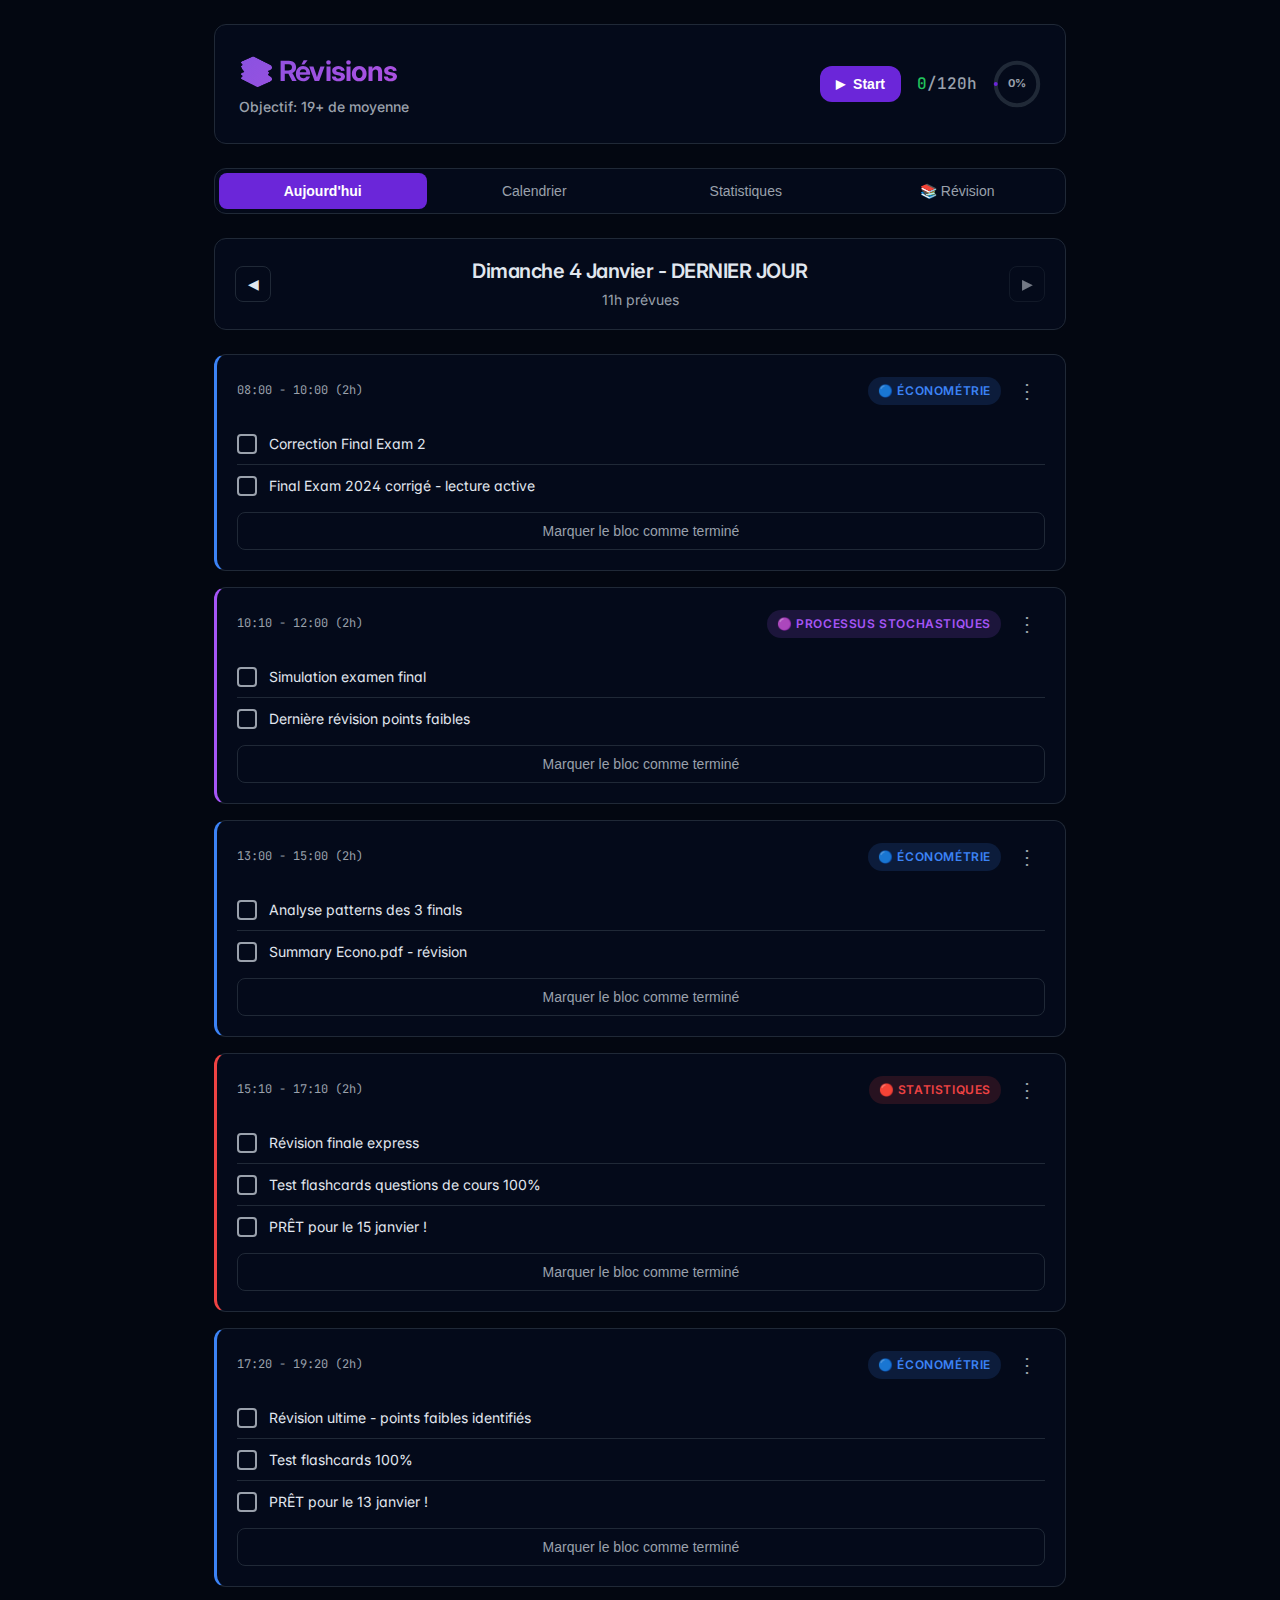
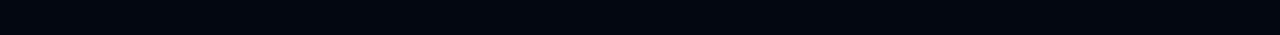
<file: webapp/index.html>
<!DOCTYPE html>
<html lang="fr">

<head>
    <meta charset="UTF-8">
    <meta name="viewport" content="width=device-width, initial-scale=1.0">
    <title>📚 Révisions Partiels - Companion</title>
    <link rel="stylesheet" href="styles.css">
    <link rel="preconnect" href="https://fonts.googleapis.com">
    <link rel="preconnect" href="https://fonts.gstatic.com" crossorigin>
    <link rel="icon"
        href="data:image/svg+xml,<svg xmlns='http://www.w3.org/2000/svg' viewBox='0 0 100 100'><text y='.9em' font-size='90'>📚</text></svg>">
    <link
        href="https://fonts.googleapis.com/css2?family=Inter:wght@400;500;600;700&family=JetBrains+Mono:wght@400;500&display=swap"
        rel="stylesheet">
</head>

<body>
    <div class="app-container">
        <!-- Header -->
        <header class="header">
            <div class="header-left">
                <h1>📚 Révisions</h1>
                <span class="subtitle">Objectif: 19+ de moyenne</span>
            </div>
            <div class="header-right">
                <button id="start-focus-btn" class="header-start-btn">
                    <span class="start-icon">▶</span>
                    <span>Start</span>
                </button>
                <div class="stats-mini">
                    <span id="hours-done">0</span>/<span id="hours-total">120</span>h
                </div>
                <div class="progress-ring">
                    <svg viewBox="0 0 36 36">
                        <path class="progress-ring-bg"
                            d="M18 2.0845 a 15.9155 15.9155 0 0 1 0 31.831 a 15.9155 15.9155 0 0 1 0 -31.831" />
                        <path id="progress-ring-fill" class="progress-ring-fill" stroke-dasharray="0, 100"
                            d="M18 2.0845 a 15.9155 15.9155 0 0 1 0 31.831 a 15.9155 15.9155 0 0 1 0 -31.831" />
                    </svg>
                    <span id="progress-percent">0%</span>
                </div>
            </div>
        </header>

        <!-- Navigation -->
        <nav class="nav-tabs">
            <button class="nav-tab active" data-view="today">Aujourd'hui</button>
            <button class="nav-tab" data-view="calendar">Calendrier</button>
            <button class="nav-tab" data-view="stats">Statistiques</button>
            <button class="nav-tab" data-view="revision">📚 Révision</button>
        </nav>

        <!-- Main Content -->
        <main class="main-content">
            <!-- Today View -->
            <section id="today-view" class="view active">
                <div class="day-header">
                    <button id="prev-day" class="day-nav">◀</button>
                    <div class="day-info">
                        <h2 id="current-day-name">Samedi 20 Décembre</h2>
                        <span id="current-day-hours" class="day-hours">8h prévues</span>
                    </div>
                    <button id="next-day" class="day-nav">▶</button>
                </div>

                <div id="blocks-container" class="blocks-container">
                    <!-- Blocks will be generated by JS -->
                </div>

                <!-- Live Focus Panel -->
                <div id="live-focus-panel" class="live-focus-panel hidden">
                    <div class="live-focus-header">
                        <div class="live-focus-status">
                            <span class="pulse-dot"></span>
                            <span>EN COURS</span>
                        </div>
                        <button id="stop-focus" class="stop-focus-btn">⏹ Arrêter</button>
                    </div>
                    <div class="live-focus-content">
                        <div class="live-focus-subject" id="focus-subject">🔵 Économétrie</div>
                        <div class="live-focus-time" id="focus-time">08:00 - 10:00</div>
                        <div class="live-focus-reminders">
                            <span class="reminder exam-reminder" id="focus-exam-days">J-24</span>
                            <span class="reminder block-reminder" id="focus-block-count">Bloc 1/15</span>
                        </div>
                        <div class="live-progress-container">
                            <div class="live-progress-bar" id="live-progress-bar"></div>
                            <span class="live-progress-time" id="live-progress-time">0:00 / 2:00:00</span>
                        </div>
                    </div>
                    <div class="live-focus-tasks" id="focus-tasks">
                        <!-- Tasks will be inserted here -->
                    </div>
                </div>
            </section>

            <!-- Calendar View -->
            <section id="calendar-view" class="view">
                <div class="calendar-grid" id="calendar-grid">
                    <!-- Calendar will be generated by JS -->
                </div>
            </section>

            <!-- Stats View -->
            <section id="stats-view" class="view">
                <!-- Subject Detail Panel (hidden by default) -->
                <div id="subject-detail" class="subject-detail hidden">
                    <button id="back-to-stats" class="back-btn">← Retour</button>
                    <div class="subject-detail-header">
                        <span id="detail-icon" class="detail-icon"></span>
                        <h2 id="detail-title"></h2>
                    </div>
                    <div id="subject-blocks" class="subject-blocks">
                        <!-- Blocks will be inserted here -->
                    </div>
                </div>

                <!-- Stats Grid -->
                <div id="stats-grid" class="stats-grid">
                    <div class="stat-card stats-blue" data-subject="econ">
                        <div class="stat-icon">🔵</div>
                        <div class="stat-info">
                            <h3>Économétrie</h3>
                            <div class="stat-progress">
                                <div class="stat-bar" id="bar-econ" style="width: 0%"></div>
                            </div>
                            <span id="hours-econ">0/30h</span>
                        </div>
                    </div>
                    <div class="stat-card stats-purple" data-subject="proc">
                        <div class="stat-icon">🟣</div>
                        <div class="stat-info">
                            <h3>Processus Stochastiques</h3>
                            <div class="stat-progress">
                                <div class="stat-bar" id="bar-proc" style="width: 0%"></div>
                            </div>
                            <span id="hours-proc">0/28h</span>
                        </div>
                    </div>
                    <div class="stat-card stats-green" data-subject="macro">
                        <div class="stat-icon">🟢</div>
                        <div class="stat-info">
                            <h3>Macroéconomie</h3>
                            <div class="stat-progress">
                                <div class="stat-bar" id="bar-macro" style="width: 0%"></div>
                            </div>
                            <span id="hours-macro">0/24h</span>
                        </div>
                    </div>
                    <div class="stat-card stats-yellow" data-subject="micro">
                        <div class="stat-icon">🟡</div>
                        <div class="stat-info">
                            <h3>Microéconomie</h3>
                            <div class="stat-progress">
                                <div class="stat-bar" id="bar-micro" style="width: 0%"></div>
                            </div>
                            <span id="hours-micro">0/22h</span>
                        </div>
                    </div>
                    <div class="stat-card stats-red" data-subject="stats">
                        <div class="stat-icon">🔴</div>
                        <div class="stat-info">
                            <h3>Statistiques</h3>
                            <div class="stat-progress">
                                <div class="stat-bar" id="bar-stats" style="width: 0%"></div>
                            </div>
                            <span id="hours-stats">0/16h</span>
                        </div>
                    </div>
                </div>

                <div class="milestones">
                    <h3>🎯 Jalons</h3>
                    <div id="milestones-list" class="milestones-list">
                        <!-- Generated by JS -->
                    </div>
                </div>
            </section>

            <!-- Revision View -->
            <section id="revision-view" class="view">
                <!-- Content generated by revision-ui.js -->
            </section>
        </main>

        <!-- Catchup Modal -->
        <div id="catchup-modal" class="modal hidden">
            <div class="modal-content">
                <h3>🌙 Mode Rattrapage</h3>
                <p>Tu as du retard aujourd'hui. Utiliser le créneau 21h30-23h00 ?</p>
                <div class="modal-actions">
                    <button id="catchup-yes" class="btn primary">Oui, rattraper</button>
                    <button id="catchup-no" class="btn secondary">Non, reporter</button>
                </div>
            </div>
        </div>
    </div>

    <script src="planning-data.js"></script>
    <script src="supabase-sync.js"></script>
    <script src="revision-cards.js"></script>
    <script src="revision-ui.js"></script>
    <script src="app.js"></script>
</body>

</html>
</file>
<file: webapp/styles.css>
/* === CSS Variables & Theme (Shadcn-inspired) === */
:root {
    /* Background colors */
    --background: hsl(224, 71%, 4%);
    --card: hsl(224, 71%, 6%);
    --card-foreground: hsl(213, 31%, 91%);
    --popover: hsl(224, 71%, 6%);
    --popover-foreground: hsl(213, 31%, 91%);

    /* Primary colors */
    --primary: hsl(263, 70%, 50%);
    --primary-foreground: hsl(210, 40%, 98%);

    /* Secondary colors */
    --secondary: hsl(215, 27%, 17%);
    --secondary-foreground: hsl(210, 40%, 98%);

    /* Muted colors */
    --muted: hsl(215, 27%, 17%);
    --muted-foreground: hsl(217, 10%, 64%);

    /* Accent colors */
    --accent: hsl(215, 27%, 17%);
    --accent-foreground: hsl(210, 40%, 98%);

    /* Destructive */
    --destructive: hsl(0, 62%, 50%);
    --destructive-foreground: hsl(210, 40%, 98%);

    /* Border & Ring */
    --border: hsl(215, 27%, 17%);
    --ring: hsl(263, 70%, 50%);

    /* Subject colors */
    --subject-econ: hsl(217, 91%, 60%);
    --subject-proc: hsl(270, 91%, 65%);
    --subject-macro: hsl(142, 71%, 45%);
    --subject-micro: hsl(48, 96%, 53%);
    --subject-stats: hsl(0, 84%, 60%);

    /* Radius */
    --radius: 0.75rem;

    /* Fonts */
    --font-sans: 'Inter', -apple-system, BlinkMacSystemFont, 'Segoe UI', sans-serif;
    --font-mono: 'JetBrains Mono', 'SF Mono', 'Fira Code', monospace;
}

/* === Reset & Base === */
* {
    margin: 0;
    padding: 0;
    box-sizing: border-box;
}

body {
    font-family: var(--font-sans);
    background: var(--background);
    color: var(--card-foreground);
    min-height: 100vh;
    line-height: 1.6;
    -webkit-font-smoothing: antialiased;
    -moz-osx-font-smoothing: grayscale;
    font-feature-settings: "cv02", "cv03", "cv04", "cv11";
}

/* === App Container === */
.app-container {
    max-width: 900px;
    margin: 0 auto;
    padding: 24px;
    min-height: 100vh;
}

/* === Header (Card style) === */
.header {
    display: flex;
    justify-content: space-between;
    align-items: center;
    padding: 24px;
    background: var(--card);
    border: 1px solid var(--border);
    border-radius: var(--radius);
    margin-bottom: 24px;
}

.header h1 {
    font-size: 1.75rem;
    font-weight: 700;
    letter-spacing: -0.025em;
    background: linear-gradient(135deg, hsl(263, 70%, 60%) 0%, hsl(280, 70%, 60%) 100%);
    -webkit-background-clip: text;
    -webkit-text-fill-color: transparent;
    background-clip: text;
}

.subtitle {
    color: var(--muted-foreground);
    font-size: 0.875rem;
    font-weight: 500;
    margin-top: 2px;
}

.header-right {
    display: flex;
    align-items: center;
    gap: 16px;
}

.header-start-btn {
    display: flex;
    align-items: center;
    gap: 8px;
    padding: 10px 16px;
    background: var(--primary);
    border: none;
    border-radius: var(--radius);
    color: white;
    font-size: 0.875rem;
    font-weight: 600;
    cursor: pointer;
    transition: all 0.2s ease;
}

.header-start-btn:hover {
    background: hsl(263, 70%, 55%);
    transform: translateY(-1px);
}

.header-start-btn.active {
    background: hsl(0, 62%, 50%);
}

.header-start-btn .start-icon {
    font-size: 0.75rem;
}

.stats-mini {
    font-family: var(--font-mono);
    font-size: 1rem;
    font-weight: 500;
    color: var(--muted-foreground);
}

.stats-mini span:first-child {
    color: hsl(142, 71%, 45%);
}

.progress-ring {
    position: relative;
    width: 48px;
    height: 48px;
}

.progress-ring svg {
    transform: rotate(-90deg);
    width: 100%;
    height: 100%;
}

.progress-ring-bg {
    fill: none;
    stroke: var(--secondary);
    stroke-width: 3;
}

.progress-ring-fill {
    fill: none;
    stroke: var(--primary);
    stroke-width: 3;
    stroke-linecap: round;
    transition: stroke-dasharray 0.5s ease;
}

.progress-ring span {
    position: absolute;
    top: 50%;
    left: 50%;
    transform: translate(-50%, -50%);
    font-size: 0.6875rem;
    font-weight: 700;
    color: var(--muted-foreground);
}

/* === Navigation (Tabs) === */
.nav-tabs {
    display: flex;
    gap: 4px;
    margin-bottom: 24px;
    background: var(--card);
    padding: 4px;
    border-radius: var(--radius);
    border: 1px solid var(--border);
}

.nav-tab {
    flex: 1;
    padding: 10px 16px;
    border: none;
    background: transparent;
    color: var(--muted-foreground);
    font-size: 0.875rem;
    font-weight: 500;
    border-radius: calc(var(--radius) - 4px);
    cursor: pointer;
    transition: all 0.15s ease;
}

.nav-tab:hover {
    background: var(--secondary);
    color: var(--card-foreground);
}

.nav-tab.active {
    background: var(--primary);
    color: white;
    font-weight: 600;
}

/* === Views === */
.view {
    display: none;
}

.view.active {
    display: block;
    animation: fadeIn 0.2s ease;
}

@keyframes fadeIn {
    from {
        opacity: 0;
        transform: translateY(8px);
    }

    to {
        opacity: 1;
        transform: translateY(0);
    }
}

/* === Day Header === */
.day-header {
    display: flex;
    align-items: center;
    justify-content: space-between;
    margin-bottom: 24px;
    padding: 16px 20px;
    background: var(--card);
    border: 1px solid var(--border);
    border-radius: var(--radius);
}

.day-nav {
    width: 36px;
    height: 36px;
    border: 1px solid var(--border);
    background: transparent;
    color: var(--card-foreground);
    border-radius: calc(var(--radius) - 4px);
    cursor: pointer;
    font-size: 0.875rem;
    transition: all 0.15s ease;
    display: flex;
    align-items: center;
    justify-content: center;
}

.day-nav:hover:not(:disabled) {
    background: var(--secondary);
    border-color: var(--muted-foreground);
}

.day-nav:disabled {
    opacity: 0.5;
    cursor: not-allowed;
}

.day-info {
    text-align: center;
}

.day-info h2 {
    font-size: 1.25rem;
    font-weight: 600;
    letter-spacing: -0.025em;
}

.day-hours {
    color: var(--muted-foreground);
    font-size: 0.875rem;
}

/* === Block Cards === */
.blocks-container {
    display: flex;
    flex-direction: column;
    gap: 16px;
    margin-bottom: 24px;
}

.block-card {
    background: var(--card);
    border: 1px solid var(--border);
    border-radius: var(--radius);
    padding: 20px;
    border-left: 3px solid var(--subject-econ);
    transition: all 0.2s ease;
    position: relative;
    overflow: hidden;
}

.block-card:hover {
    border-color: var(--muted-foreground);
}

.block-card.econ {
    border-left-color: var(--subject-econ);
}

.block-card.proc {
    border-left-color: var(--subject-proc);
}

.block-card.macro {
    border-left-color: var(--subject-macro);
}

.block-card.micro {
    border-left-color: var(--subject-micro);
}

.block-card.stats {
    border-left-color: var(--subject-stats);
}

.block-card.completed {
    opacity: 0.5;
}

.block-card.completed::after {
    content: '✓';
    position: absolute;
    top: 16px;
    right: 16px;
    font-size: 1.25rem;
    color: hsl(142, 71%, 45%);
}

.block-header {
    display: flex;
    justify-content: space-between;
    align-items: center;
    margin-bottom: 16px;
}

.block-header-right {
    display: flex;
    align-items: center;
    gap: 8px;
}

.block-menu {
    position: relative;
}

.block-menu-btn {
    background: transparent;
    border: none;
    color: var(--muted-foreground);
    font-size: 1.25rem;
    cursor: pointer;
    padding: 4px 8px;
    border-radius: 4px;
    transition: all 0.15s ease;
}

.block-menu-btn:hover {
    background: var(--secondary);
    color: var(--card-foreground);
}

.block-menu-dropdown {
    position: absolute;
    top: 100%;
    right: 0;
    background: var(--card);
    border: 1px solid var(--border);
    border-radius: var(--radius);
    padding: 4px;
    min-width: 150px;
    z-index: 100;
    box-shadow: 0 4px 12px rgba(0, 0, 0, 0.3);
}

.block-menu-dropdown.hidden {
    display: none;
}

.menu-item {
    display: block;
    width: 100%;
    padding: 8px 12px;
    background: transparent;
    border: none;
    color: var(--card-foreground);
    font-size: 0.875rem;
    text-align: left;
    cursor: pointer;
    border-radius: 4px;
    transition: background 0.1s ease;
}

.menu-item:hover {
    background: var(--secondary);
}

.menu-item.delete-item:hover {
    background: hsl(0, 62%, 30%);
    color: hsl(0, 84%, 70%);
}

.catchup-badge {
    background: hsl(45, 93%, 47%, 0.15);
    color: hsl(45, 93%, 60%);
    padding: 4px 10px;
    border-radius: 9999px;
    font-size: 0.75rem;
    font-weight: 500;
    margin-bottom: 12px;
    display: inline-block;
}

.block-card.in-catchup {
    opacity: 0.6;
    border-style: dashed;
}

.block-card.catchup-block {
    border-color: hsl(45, 93%, 47%);
    border-width: 2px;
}

/* Catchup Zone */
.catchup-zone {
    background: var(--secondary);
    border: 2px dashed var(--border);
    border-radius: var(--radius);
    padding: 20px;
    margin-top: 24px;
}

.catchup-zone-header {
    display: flex;
    justify-content: space-between;
    align-items: center;
    margin-bottom: 16px;
    font-size: 0.875rem;
    color: var(--muted-foreground);
}

.catchup-count {
    background: hsl(45, 93%, 47%, 0.2);
    color: hsl(45, 93%, 60%);
    padding: 4px 10px;
    border-radius: 9999px;
    font-size: 0.75rem;
    font-weight: 500;
}

.add-catchup-btn {
    width: 100%;
    padding: 16px;
    background: transparent;
    border: 2px dashed var(--muted-foreground);
    border-radius: var(--radius);
    color: var(--muted-foreground);
    font-size: 1rem;
    font-weight: 500;
    cursor: pointer;
    transition: all 0.15s ease;
}

.add-catchup-btn:hover {
    border-color: var(--primary);
    color: var(--primary);
    background: hsl(263, 70%, 50%, 0.1);
}

.catchup-selector {
    margin-top: 12px;
    display: flex;
    flex-direction: column;
    gap: 8px;
}

.catchup-selector.hidden {
    display: none;
}

.catchup-option {
    padding: 12px 16px;
    background: var(--card);
    border: 1px solid var(--border);
    border-radius: var(--radius);
    color: var(--card-foreground);
    font-size: 0.875rem;
    text-align: left;
    cursor: pointer;
    transition: all 0.15s ease;
}

.catchup-option:hover {
    border-color: var(--primary);
    background: hsl(263, 70%, 50%, 0.1);
}

.block-time {
    font-family: var(--font-mono);
    font-size: 0.75rem;
    color: var(--muted-foreground);
    font-weight: 400;
}

.block-subject {
    display: inline-flex;
    align-items: center;
    gap: 6px;
    padding: 4px 10px;
    border-radius: 9999px;
    font-size: 0.75rem;
    font-weight: 600;
    text-transform: uppercase;
    letter-spacing: 0.05em;
}

.block-subject.econ {
    background: hsl(217, 91%, 60%, 0.15);
    color: var(--subject-econ);
}

.block-subject.proc {
    background: hsl(270, 91%, 65%, 0.15);
    color: var(--subject-proc);
}

.block-subject.macro {
    background: hsl(142, 71%, 45%, 0.15);
    color: var(--subject-macro);
}

.block-subject.micro {
    background: hsl(48, 96%, 53%, 0.15);
    color: var(--subject-micro);
}

.block-subject.stats {
    background: hsl(0, 84%, 60%, 0.15);
    color: var(--subject-stats);
}

.block-tasks {
    list-style: none;
}

.block-task {
    display: flex;
    align-items: flex-start;
    gap: 12px;
    padding: 10px 0;
    border-bottom: 1px solid var(--border);
}

.block-task:last-child {
    border-bottom: none;
    padding-bottom: 0;
}

.task-checkbox {
    width: 20px;
    height: 20px;
    border: 2px solid var(--muted-foreground);
    border-radius: calc(var(--radius) - 8px);
    cursor: pointer;
    display: flex;
    align-items: center;
    justify-content: center;
    transition: all 0.15s ease;
    flex-shrink: 0;
    margin-top: 1px;
}

.task-checkbox:hover {
    border-color: var(--primary);
}

.task-checkbox.checked {
    background: var(--primary);
    border-color: var(--primary);
}

.task-checkbox.checked::after {
    content: '✓';
    color: white;
    font-size: 0.6875rem;
    font-weight: 700;
}

.task-text {
    flex: 1;
    font-size: 0.875rem;
    line-height: 1.5;
    color: var(--card-foreground);
    cursor: pointer;
    user-select: none;
    -webkit-user-select: none;
}

.task-text:hover {
    color: var(--primary);
}

.task-text.completed {
    text-decoration: line-through;
    color: var(--muted-foreground);
}

.task-text.completed:hover {
    color: var(--muted-foreground);
}

.complete-block-btn {
    width: 100%;
    margin-top: 16px;
    padding: 10px 16px;
    border: 1px solid var(--border);
    background: transparent;
    color: var(--muted-foreground);
    font-size: 0.875rem;
    font-weight: 500;
    border-radius: calc(var(--radius) - 4px);
    cursor: pointer;
    transition: all 0.15s ease;
}

.complete-block-btn:hover:not(:disabled) {
    background: var(--secondary);
    border-color: var(--muted-foreground);
    color: var(--card-foreground);
}

.complete-block-btn.ready {
    background: hsl(142, 71%, 45%);
    border-color: hsl(142, 71%, 45%);
    color: white;
}

.complete-block-btn:disabled {
    opacity: 0.5;
    cursor: not-allowed;
}

/* === Live Focus Mode === */
.live-focus-panel {
    position: sticky;
    top: 24px;
    background: linear-gradient(135deg, hsl(263, 50%, 12%) 0%, hsl(280, 50%, 10%) 100%);
    border: 1px solid hsl(263, 70%, 40%);
    border-radius: var(--radius);
    padding: 24px;
    margin-bottom: 24px;
    box-shadow: 0 0 40px hsl(263, 70%, 50%, 0.15), 0 0 0 1px hsl(263, 70%, 40%, 0.5);
    z-index: 100;
}

.live-focus-panel.hidden {
    display: none;
}

.live-focus-header {
    display: flex;
    justify-content: space-between;
    align-items: center;
    margin-bottom: 20px;
}

.live-focus-status {
    display: flex;
    align-items: center;
    gap: 8px;
    font-weight: 600;
    font-size: 0.75rem;
    color: hsl(142, 71%, 55%);
    text-transform: uppercase;
    letter-spacing: 0.1em;
}

.pulse-dot {
    width: 8px;
    height: 8px;
    background: hsl(142, 71%, 55%);
    border-radius: 50%;
    animation: pulse 2s infinite;
}

@keyframes pulse {

    0%,
    100% {
        transform: scale(1);
        opacity: 1;
    }

    50% {
        transform: scale(1.5);
        opacity: 0.5;
    }
}

.stop-focus-btn {
    padding: 8px 14px;
    background: transparent;
    border: 1px solid hsl(0, 62%, 50%);
    color: hsl(0, 62%, 60%);
    border-radius: calc(var(--radius) - 4px);
    font-size: 0.8125rem;
    font-weight: 500;
    cursor: pointer;
    transition: all 0.15s ease;
}

.stop-focus-btn:hover {
    background: hsl(0, 62%, 50%);
    color: white;
}

.live-focus-content {
    text-align: center;
    margin-bottom: 20px;
}

.live-focus-subject {
    font-size: 1.5rem;
    font-weight: 700;
    letter-spacing: -0.025em;
    margin-bottom: 4px;
}

.live-focus-time {
    font-family: var(--font-mono);
    font-size: 0.9375rem;
    color: var(--muted-foreground);
    margin-bottom: 16px;
}

.live-focus-reminders {
    display: flex;
    justify-content: center;
    gap: 10px;
    margin-bottom: 20px;
}

.reminder {
    padding: 6px 12px;
    border-radius: 9999px;
    font-size: 0.75rem;
    font-weight: 600;
    text-transform: uppercase;
    letter-spacing: 0.05em;
}

.exam-reminder {
    background: hsl(0, 62%, 50%, 0.15);
    color: hsl(0, 84%, 65%);
    border: 1px solid hsl(0, 62%, 50%, 0.3);
}

.block-reminder {
    background: hsl(217, 91%, 60%, 0.15);
    color: hsl(217, 91%, 70%);
    border: 1px solid hsl(217, 91%, 60%, 0.3);
}

.live-progress-container {
    background: var(--secondary);
    border-radius: 9999px;
    height: 28px;
    position: relative;
    overflow: hidden;
}

.live-progress-bar {
    height: 100%;
    width: 0%;
    background: linear-gradient(90deg, hsl(263, 70%, 50%) 0%, hsl(280, 70%, 55%) 100%);
    border-radius: 9999px;
    transition: width 1s linear;
    position: relative;
}

.live-progress-bar::after {
    content: '';
    position: absolute;
    top: 0;
    left: 0;
    right: 0;
    bottom: 0;
    background: linear-gradient(90deg, transparent 0%, rgba(255, 255, 255, 0.2) 50%, transparent 100%);
    animation: shimmer 2s infinite;
}

@keyframes shimmer {
    0% {
        transform: translateX(-100%);
    }

    100% {
        transform: translateX(100%);
    }
}

.live-progress-time {
    font-family: var(--font-mono);
    position: absolute;
    top: 50%;
    left: 50%;
    transform: translate(-50%, -50%);
    font-size: 0.75rem;
    font-weight: 500;
    color: white;
    text-shadow: 0 1px 2px rgba(0, 0, 0, 0.3);
}

.live-focus-tasks {
    background: var(--secondary);
    border-radius: calc(var(--radius) - 4px);
    padding: 16px;
}

.live-focus-tasks .block-task {
    padding: 12px 0;
    border-bottom: 1px solid var(--border);
}

.live-focus-tasks .block-task:last-child {
    border-bottom: none;
}

/* Start Focus Button */
.start-focus-container {
    text-align: center;
    margin-bottom: 24px;
}

.start-focus-btn {
    display: inline-flex;
    align-items: center;
    gap: 10px;
    padding: 14px 28px;
    background: var(--primary);
    border: none;
    border-radius: var(--radius);
    color: white;
    font-size: 1rem;
    font-weight: 600;
    cursor: pointer;
    transition: all 0.2s ease;
    box-shadow: 0 4px 12px hsl(263, 70%, 50%, 0.3);
}

.start-focus-btn:hover {
    transform: translateY(-2px);
    box-shadow: 0 8px 20px hsl(263, 70%, 50%, 0.4);
}

.start-icon {
    font-size: 1.125rem;
}

.start-focus-hint {
    margin-top: 10px;
    color: var(--muted-foreground);
    font-size: 0.8125rem;
}

.start-focus-container.hidden {
    display: none;
}

/* Block card with live indicator */
.block-card.live {
    border-color: var(--primary);
    box-shadow: 0 0 20px hsl(263, 70%, 50%, 0.2);
}

.block-card .block-progress-overlay {
    position: absolute;
    top: 0;
    left: 0;
    right: 0;
    background: hsl(263, 70%, 50%, 0.08);
    height: 0%;
    transition: height 1s linear;
    pointer-events: none;
}

/* === Timer === */
.timer-section {
    background: var(--card);
    border: 1px solid var(--border);
    border-radius: var(--radius);
    padding: 32px;
    text-align: center;
}

.timer-display {
    font-family: var(--font-mono);
    font-size: 4rem;
    font-weight: 500;
    letter-spacing: -0.02em;
    color: var(--card-foreground);
    margin-bottom: 24px;
}

.timer-controls {
    display: flex;
    justify-content: center;
    gap: 10px;
    margin-bottom: 16px;
}

.timer-btn {
    padding: 10px 20px;
    border: 1px solid var(--border);
    background: transparent;
    color: var(--card-foreground);
    font-size: 0.875rem;
    font-weight: 500;
    border-radius: calc(var(--radius) - 4px);
    cursor: pointer;
    transition: all 0.15s ease;
}

.timer-btn:hover:not(:disabled) {
    background: var(--secondary);
    border-color: var(--muted-foreground);
}

.timer-btn:disabled {
    opacity: 0.4;
    cursor: not-allowed;
}

.timer-btn.primary {
    background: var(--primary);
    border-color: var(--primary);
    color: white;
}

.timer-btn.primary:hover:not(:disabled) {
    background: hsl(263, 70%, 55%);
}

.timer-info {
    color: var(--muted-foreground);
    font-size: 0.8125rem;
}

/* === Calendar === */
.calendar-grid {
    display: grid;
    grid-template-columns: repeat(7, 1fr);
    gap: 8px;
}

.calendar-day {
    background: var(--card);
    border: 1px solid var(--border);
    border-radius: var(--radius);
    padding: 12px 8px;
    text-align: center;
    cursor: pointer;
    transition: all 0.15s ease;
    min-height: 100px;
}

.calendar-day:hover {
    border-color: var(--muted-foreground);
}

.calendar-day.today {
    border-color: var(--primary);
    box-shadow: 0 0 0 1px var(--primary);
}

.calendar-day.past {
    opacity: 0.5;
}

.calendar-day-date {
    font-size: 1rem;
    font-weight: 600;
    margin-bottom: 4px;
}

.calendar-day-name {
    font-size: 0.6875rem;
    color: var(--muted-foreground);
    margin-bottom: 6px;
    text-transform: uppercase;
    letter-spacing: 0.05em;
}

.calendar-day-hours {
    font-size: 0.8125rem;
    color: var(--muted-foreground);
    margin-bottom: 8px;
    font-variant-numeric: tabular-nums;
}

.calendar-subjects {
    display: flex;
    justify-content: center;
    gap: 3px;
    flex-wrap: wrap;
}

.calendar-subject-dot {
    width: 8px;
    height: 8px;
    border-radius: 50%;
}

.calendar-subject-dot.econ {
    background: var(--subject-econ);
}

.calendar-subject-dot.proc {
    background: var(--subject-proc);
}

.calendar-subject-dot.macro {
    background: var(--subject-macro);
}

.calendar-subject-dot.micro {
    background: var(--subject-micro);
}

.calendar-subject-dot.stats {
    background: var(--subject-stats);
}

/* === Stats === */
.stats-grid {
    display: grid;
    grid-template-columns: repeat(auto-fit, minmax(260px, 1fr));
    gap: 16px;
    margin-bottom: 24px;
}

.stats-grid.hidden,
.milestones.hidden {
    display: none;
}

.stat-card {
    background: var(--card);
    border: 1px solid var(--border);
    border-radius: var(--radius);
    padding: 20px;
    display: flex;
    gap: 16px;
    align-items: center;
    cursor: pointer;
    transition: all 0.15s ease;
}

.stat-card:hover {
    border-color: var(--muted-foreground);
    transform: translateY(-2px);
}

.stat-icon {
    font-size: 1.75rem;
}

.stat-info {
    flex: 1;
}

.stat-info h3 {
    font-size: 0.875rem;
    font-weight: 600;
    margin-bottom: 8px;
}

.stat-progress {
    height: 6px;
    background: var(--secondary);
    border-radius: 9999px;
    overflow: hidden;
    margin-bottom: 6px;
}

.stat-bar {
    height: 100%;
    border-radius: 9999px;
    transition: width 0.5s ease;
}

.stats-blue .stat-bar {
    background: var(--subject-econ);
}

.stats-purple .stat-bar {
    background: var(--subject-proc);
}

.stats-green .stat-bar {
    background: var(--subject-macro);
}

.stats-yellow .stat-bar {
    background: var(--subject-micro);
}

.stats-red .stat-bar {
    background: var(--subject-stats);
}

.stat-info span {
    font-size: 0.8125rem;
    color: var(--muted-foreground);
    font-variant-numeric: tabular-nums;
}

/* === Subject Detail View === */
.subject-detail {
    animation: fadeIn 0.2s ease;
}

.subject-detail.hidden {
    display: none;
}

.back-btn {
    padding: 8px 16px;
    background: transparent;
    border: 1px solid var(--border);
    color: var(--card-foreground);
    border-radius: var(--radius);
    font-size: 0.875rem;
    font-weight: 500;
    cursor: pointer;
    transition: all 0.15s ease;
    margin-bottom: 20px;
}

.back-btn:hover {
    background: var(--secondary);
    border-color: var(--muted-foreground);
}

.subject-detail-header {
    display: flex;
    align-items: center;
    gap: 12px;
    margin-bottom: 24px;
}

.detail-icon {
    font-size: 2rem;
}

.subject-detail-header h2 {
    font-size: 1.5rem;
    font-weight: 700;
    letter-spacing: -0.025em;
}

.subject-blocks {
    display: flex;
    flex-direction: column;
    gap: 12px;
}

.subject-block-item {
    background: var(--card);
    border: 1px solid var(--border);
    border-radius: var(--radius);
    padding: 16px;
    display: flex;
    justify-content: space-between;
    align-items: center;
}

.subject-block-item.completed {
    opacity: 0.5;
}

.subject-block-info {
    flex: 1;
}

.subject-block-header {
    display: flex;
    justify-content: space-between;
    align-items: center;
    margin-bottom: 12px;
    padding-bottom: 12px;
    border-bottom: 1px solid var(--border);
}

.subject-block-day {
    font-size: 0.75rem;
    color: var(--muted-foreground);
    text-transform: uppercase;
    letter-spacing: 0.05em;
}

.subject-block-time {
    font-family: var(--font-mono);
    font-size: 0.875rem;
    font-weight: 500;
}

.subject-block-tasks-list {
    display: flex;
    flex-direction: column;
    gap: 8px;
}

.detail-task {
    display: flex;
    align-items: flex-start;
    gap: 10px;
    font-size: 0.875rem;
    line-height: 1.4;
}

.detail-task-check {
    color: var(--muted-foreground);
    font-size: 0.875rem;
    flex-shrink: 0;
}

.detail-task.checked .detail-task-check {
    color: hsl(142, 71%, 45%);
}

.detail-task.checked .detail-task-text {
    color: var(--muted-foreground);
    text-decoration: line-through;
}

.detail-task-text {
    flex: 1;
}

.subject-block-status {
    margin-top: 12px;
    padding-top: 12px;
    border-top: 1px solid var(--border);
    font-size: 0.875rem;
    color: hsl(142, 71%, 45%);
    font-weight: 500;
}

/* === Milestones === */
.milestones {
    background: var(--card);
    border: 1px solid var(--border);
    border-radius: var(--radius);
    padding: 20px;
}

.milestones h3 {
    margin-bottom: 16px;
    font-size: 1rem;
    font-weight: 600;
}

.milestones-list {
    display: flex;
    flex-direction: column;
    gap: 8px;
}

.milestone {
    display: flex;
    align-items: center;
    gap: 12px;
    padding: 12px;
    background: var(--secondary);
    border-radius: calc(var(--radius) - 4px);
}

.milestone-checkbox {
    width: 20px;
    height: 20px;
    border: 2px solid var(--muted-foreground);
    border-radius: 50%;
    display: flex;
    align-items: center;
    justify-content: center;
    cursor: pointer;
    transition: all 0.15s ease;
}

.milestone-checkbox:hover {
    border-color: var(--primary);
}

.milestone-checkbox.checked {
    background: hsl(142, 71%, 45%);
    border-color: hsl(142, 71%, 45%);
}

.milestone-checkbox.checked::after {
    content: '✓';
    color: white;
    font-size: 0.6875rem;
    font-weight: 700;
}

.milestone-text {
    flex: 1;
    font-size: 0.875rem;
}

.milestone-date {
    font-size: 0.8125rem;
    color: var(--muted-foreground);
    font-variant-numeric: tabular-nums;
}

/* === Modal === */
.modal {
    position: fixed;
    top: 0;
    left: 0;
    right: 0;
    bottom: 0;
    background: rgba(0, 0, 0, 0.85);
    display: flex;
    align-items: center;
    justify-content: center;
    z-index: 1000;
    backdrop-filter: blur(4px);
}

.modal.hidden {
    display: none;
}

.modal-content {
    background: var(--card);
    border: 1px solid var(--border);
    padding: 32px;
    border-radius: var(--radius);
    max-width: 400px;
    text-align: center;
}

.modal-content h3 {
    margin-bottom: 12px;
    font-size: 1.25rem;
    font-weight: 600;
}

.modal-content p {
    color: var(--muted-foreground);
    margin-bottom: 24px;
    font-size: 0.9375rem;
}

.modal-actions {
    display: flex;
    gap: 10px;
    justify-content: center;
}

.btn {
    padding: 10px 20px;
    border: none;
    border-radius: calc(var(--radius) - 4px);
    font-size: 0.875rem;
    font-weight: 500;
    cursor: pointer;
    transition: all 0.15s ease;
}

.btn.primary {
    background: var(--primary);
    color: white;
}

.btn.primary:hover {
    background: hsl(263, 70%, 55%);
}

.btn.secondary {
    background: var(--secondary);
    color: var(--card-foreground);
    border: 1px solid var(--border);
}

.btn.secondary:hover {
    background: var(--accent);
    border-color: var(--muted-foreground);
}

/* === Responsive === */
@media (max-width: 640px) {
    .app-container {
        padding: 16px;
    }

    .header {
        flex-direction: column;
        gap: 16px;
        text-align: center;
    }

    .header-right {
        justify-content: center;
    }

    .timer-display {
        font-size: 3rem;
    }

    .calendar-grid {
        grid-template-columns: repeat(7, 1fr);
        gap: 4px;
    }

    .calendar-day {
        padding: 8px 4px;
        min-height: 80px;
    }

    .calendar-day-date {
        font-size: 0.875rem;
    }

    .live-focus-subject {
        font-size: 1.25rem;
    }

    .start-focus-btn {
        padding: 12px 24px;
        font-size: 0.9375rem;
    }
}
/* === Revision View Styles === */

/* Selector Screen */
.revision-selector {
    display: flex;
    flex-direction: column;
    gap: 32px;
    max-width: 600px;
    margin: 0 auto;
    text-align: center;
    padding: 24px 0;
}

.revision-subtitle {
    color: var(--muted-foreground);
    margin-top: -24px;
}

.subject-grid {
    display: grid;
    grid-template-columns: repeat(auto-fit, minmax(140px, 1fr));
    gap: 16px;
}

.subject-btn {
    display: flex;
    flex-direction: column;
    align-items: center;
    gap: 12px;
    padding: 24px 16px;
    background: var(--card);
    border: 2px solid var(--border);
    border-radius: var(--radius);
    cursor: pointer;
    transition: all 0.2s;
}

.subject-btn:hover {
    border-color: var(--subject-color);
    background: color-mix(in srgb, var(--subject-color) 10%, var(--card));
    transform: translateY(-2px);
}

.subject-btn.active {
    background: var(--subject-color);
    border-color: var(--subject-color);
    color: white;
}

.subject-emoji {
    font-size: 2rem;
}

.subject-name {
    font-weight: 600;
    font-size: 0.9rem;
}

.subject-count {
    font-size: 0.75rem;
    opacity: 0.8;
}

/* Fatigue Selector */
.fatigue-selector {
    background: var(--card);
    padding: 24px;
    border-radius: var(--radius);
    border: 1px solid var(--border);
}

.fatigue-options {
    display: flex;
    gap: 12px;
    margin: 16px 0;
}

.fatigue-btn {
    flex: 1;
    display: flex;
    flex-direction: column;
    align-items: center;
    gap: 8px;
    padding: 16px;
    border-radius: var(--radius);
    border: 1px solid var(--border);
    background: transparent;
    color: var(--muted-foreground);
    cursor: pointer;
    transition: all 0.2s;
}

.fatigue-btn span:first-child {
    font-size: 1.5rem;
}

.fatigue-btn.active {
    background: var(--primary);
    color: white;
    border-color: var(--primary);
}

.fatigue-hint {
    font-size: 0.875rem;
    color: var(--muted-foreground);
    min-height: 20px;
}

.start-revision-btn {
    width: 100%;
    padding: 16px;
    font-size: 1.1rem;
    font-weight: 600;
    border-radius: var(--radius);
    border: none;
    background: linear-gradient(135deg, var(--primary) 0%, hsl(280, 70%, 50%) 100%);
    color: white;
    cursor: pointer;
    transition: transform 0.2s, opacity 0.2s;
}

.start-revision-btn:disabled {
    opacity: 0.5;
    cursor: not-allowed;
}

.start-revision-btn:not(:disabled):hover {
    transform: scale(1.02);
}

/* Session Interface */
.revision-session {
    max-width: 600px;
    margin: 0 auto;
    height: 100%;
    display: flex;
    flex-direction: column;
    gap: 20px;
}

.revision-header {
    display: flex;
    align-items: center;
    justify-content: space-between;
    margin-bottom: 8px;
}

.back-btn {
    background: none;
    border: none;
    color: var(--muted-foreground);
    cursor: pointer;
    font-size: 0.9rem;
}

.revision-progress {
    flex: 1;
    margin: 0 20px;
    text-align: center;
    font-variant-numeric: tabular-nums;
}

.progress-bar-mini {
    height: 4px;
    background: var(--muted);
    border-radius: 2px;
    margin-top: 4px;
    overflow: hidden;
}

.progress-fill {
    height: 100%;
    background: var(--subject-color);
    transition: width 0.3s;
}

.streak-counter {
    font-weight: 600;
    color: #ff9500;
}

/* Card Styles */
.card-container {
    perspective: 1000px;
    flex: 1;
    min-height: 400px;
    display: flex;
    align-items: center;
    justify-content: center;
}

.revision-card {
    width: 100%;
    height: 100%;
    position: relative;
    transform-style: preserve-3d;
    transition: transform 0.6s cubic-bezier(0.4, 0.0, 0.2, 1);
    cursor: pointer;
}

.revision-card.flipped {
    transform: rotateY(180deg);
}

.card-front, .card-back {
    position: absolute;
    width: 100%;
    height: 100%;
    backface-visibility: hidden;
    padding: 32px;
    background: var(--card);
    border: 2px solid var(--border);
    border-radius: var(--radius);
    display: flex;
    flex-direction: column;
    align-items: center;
    justify-content: center;
    text-align: center;
    box-shadow: 0 10px 30px rgba(0,0,0,0.2);
}

.card-back {
    transform: rotateY(180deg);
    border-color: var(--subject-color);
    background: color-mix(in srgb, var(--subject-color) 5%, var(--card));
}

.card-meta {
    position: absolute;
    top: 20px;
    left: 20px;
    right: 20px;
    display: flex;
    justify-content: space-between;
    font-size: 0.75rem;
    color: var(--muted-foreground);
    text-transform: uppercase;
    letter-spacing: 0.05em;
}

.card-type-icon {
    font-size: 3rem;
    margin-bottom: 24px;
}

.card-question {
    font-size: 1.25rem;
    font-weight: 600;
    line-height: 1.5;
    margin-bottom: 32px;
}

.card-answer {
    font-size: 1.25rem;
    line-height: 1.5;
    white-space: pre-wrap;
}

.card-explanation {
    margin-top: 24px;
    padding-top: 24px;
    border-top: 1px solid var(--border);
    font-size: 0.9rem;
    color: var(--muted-foreground);
}

.tap-hint {
    position: absolute;
    bottom: 20px;
    font-size: 0.8rem;
    color: var(--muted-foreground);
    opacity: 0.6;
}

/* Quiz Options */
.quiz-options {
    display: flex;
    flex-direction: column;
    gap: 10px;
    width: 100%;
}

.quiz-option {
    padding: 12px;
    background: var(--muted);
    border: 1px solid transparent;
    border-radius: 8px;
    color: var(--card-foreground);
    cursor: pointer;
    transition: all 0.2s;
    text-align: left;
}

.quiz-option:hover:not(:disabled) {
    background: var(--secondary);
}

.quiz-option.correct {
    background: #10b981;
    color: white;
    border-color: #10b981;
}

.quiz-option.incorrect {
    background: #ef4444;
    color: white;
    border-color: #ef4444;
    opacity: 0.6;
}

/* Input Field */
.input-field {
    width: 100%;
    display: flex;
    flex-direction: column;
    gap: 12px;
}

.input-field input {
    width: 100%;
    padding: 12px;
    background: var(--muted);
    border: 1px solid var(--border);
    border-radius: 8px;
    color: var(--card-foreground);
    font-size: 1rem;
}

.input-field input:focus {
    outline: none;
    border-color: var(--primary);
}

.input-field input.correct {
    border-color: #10b981;
    background: rgba(16, 185, 129, 0.1);
}

.input-field input.incorrect {
    border-color: #ef4444;
    background: rgba(239, 68, 68, 0.1);
}

.check-btn {
    padding: 12px;
    background: var(--primary);
    color: white;
    border: none;
    border-radius: 8px;
    cursor: pointer;
}

.hint-text {
    font-size: 0.8rem;
    color: var(--muted-foreground);
}

/* Math formatting */
.math {
    font-family: 'Times New Roman', serif;
    font-style: italic;
    background: rgba(255,255,255,0.05);
    padding: 0 4px;
    border-radius: 4px;
}

/* Card Actions */
.card-actions {
    display: flex;
    gap: 12px;
    justify-content: center;
    margin-top: 10px;
}

.action-btn {
    padding: 12px 24px;
    border-radius: 30px;
    border: none;
    font-weight: 600;
    cursor: pointer;
    transition: transform 0.1s;
    background: var(--card);
    border: 1px solid var(--border);
    color: var(--card-foreground);
}

.action-btn:active {
    transform: scale(0.95);
}

.next-btn {
    background: #10b981;
    color: white;
    border: none;
}

.next-btn:disabled {
    background: var(--muted);
    opacity: 0.5;
    cursor: not-allowed;
}

.flip-btn {
    background:var(--primary);
    color: white;
    border: none;
}

.swipe-hint {
    display: flex;
    justify-content: space-between;
    font-size: 0.75rem;
    color: var(--muted-foreground);
    opacity: 0.5;
    padding: 0 20px;
}

/* Results Screen */
.revision-results {
    text-align: center;
    padding: 40px 20px;
    background: var(--card);
    border-radius: var(--radius);
    border: 2px solid var(--subject-color);
}

.results-emoji {
    font-size: 4rem;
    margin-bottom: 16px;
    animation: bounce 0.5s;
}

.results-stats {
    display: grid;
    grid-template-columns: 1fr 1fr 1fr;
    gap: 16px;
    margin: 32px 0;
}

.stat {
    display: flex;
    flex-direction: column;
    gap: 8px;
}

.stat-value {
    font-size: 1.5rem;
    font-weight: 700;
    color: var(--subject-color);
}

.stat-label {
    font-size: 0.8rem;
    color: var(--muted-foreground);
}

.results-actions {
    display: flex;
    gap: 16px;
    justify-content: center;
}

@keyframes bounce {
    0%, 100% { transform: scale(1); }
    50% { transform: scale(1.2); }
}

@media (max-width: 640px) {
    .card-question { font-size: 1.1rem; }
    .card-answer { font-size: 1.1rem; }
    .revision-card { min-height: 350px; }
}
</file>
